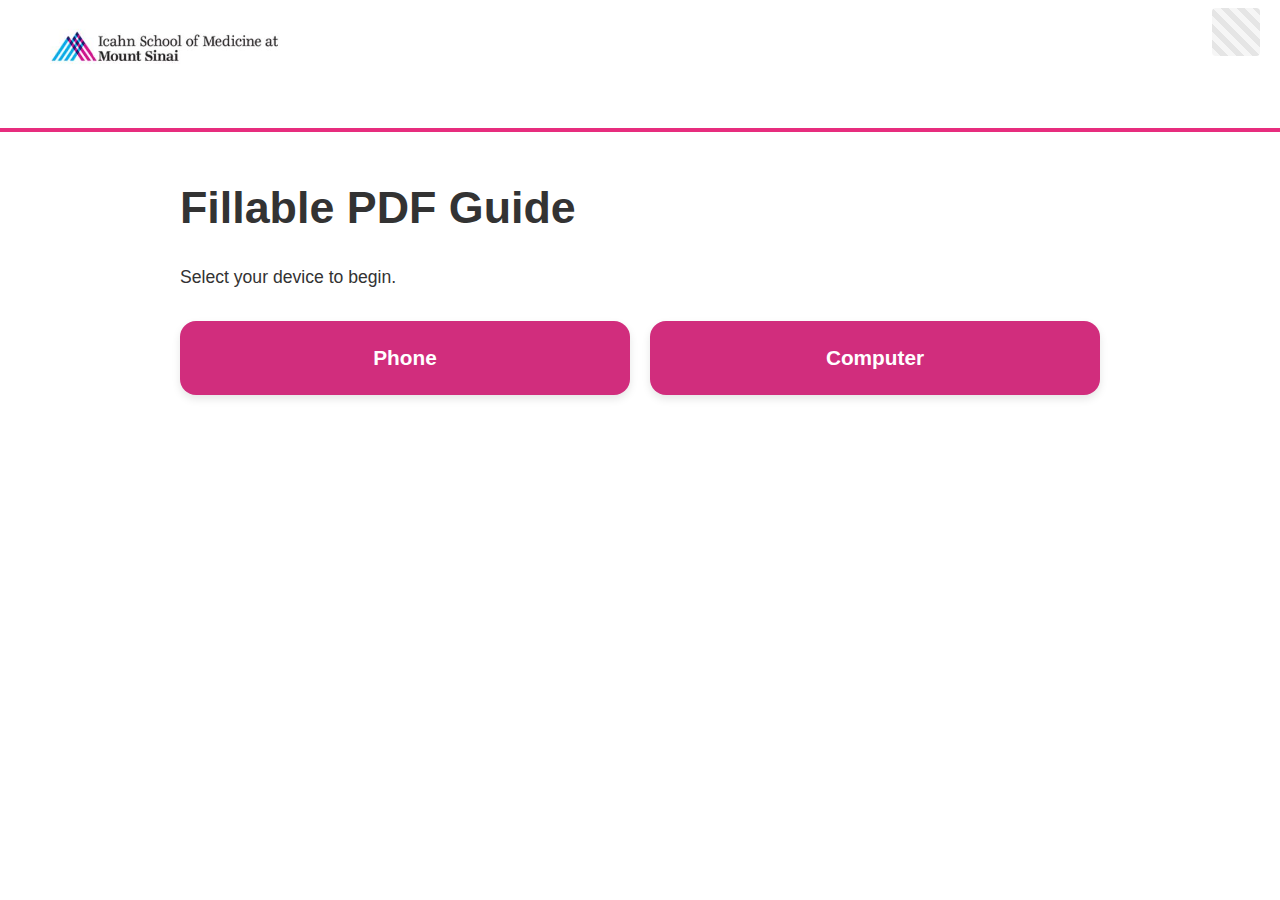
<file: index.html>
<!DOCTYPE html>
<html lang="en">
  <head>
    <meta charset="UTF-8" />
    <meta name="viewport" content="width=device-width, initial-scale=1.0" />
    <title>Fillable PDF Guide</title>
    <link rel="stylesheet" href="style.css" />
  </head>
  <body>
    <header>
      <div class="logo-container">
        <img src="images/logo.png" alt="Icahn School of Medicine at Mount Sinai logo" class="logo-img" />
      </div>
      <div class="grey-pattern"></div>
    </header>
    <main class="main">
      <h1>Fillable PDF Guide</h1>
      <p>Select your device to begin.</p>
      <div class="choice-container">
        <a href="phone.html" class="choice">Phone</a>
        <a href="computer.html" class="choice">Computer</a>
      </div>
    </main>
  </body>
</html>
</file>
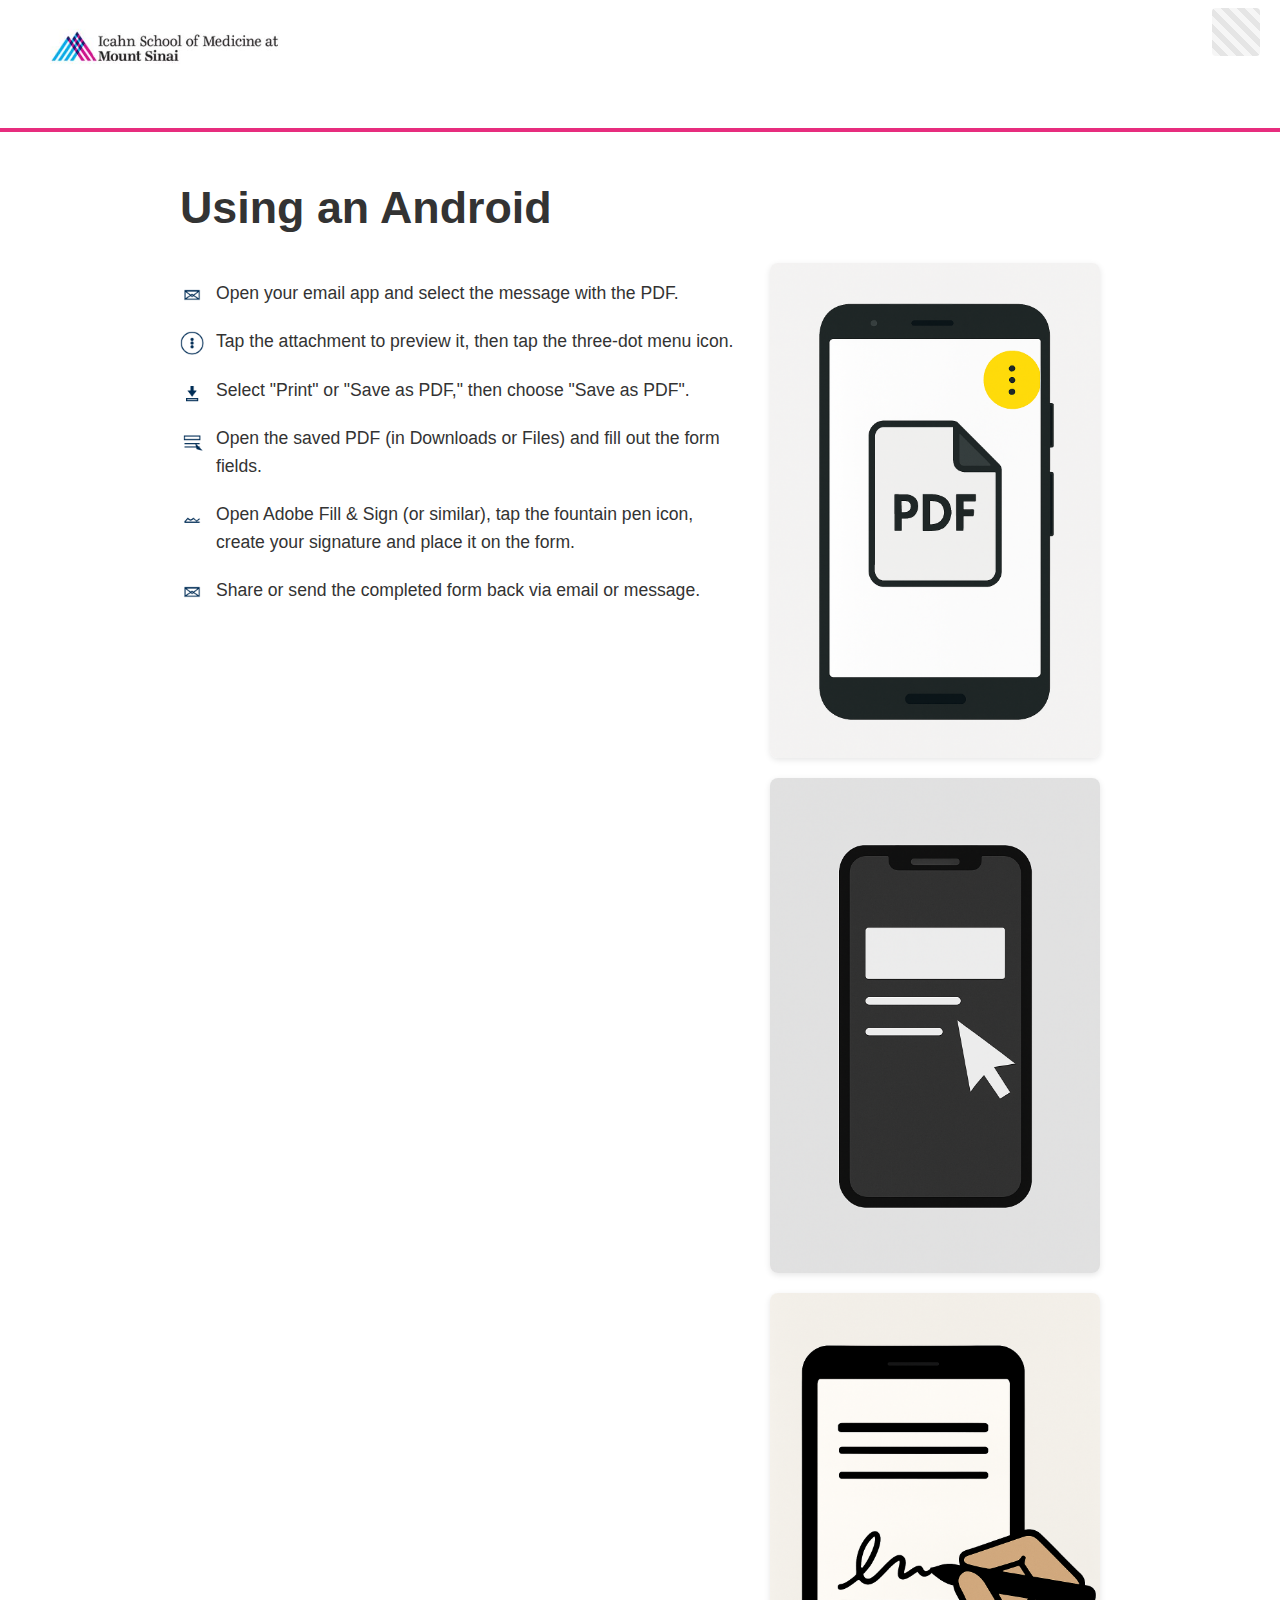
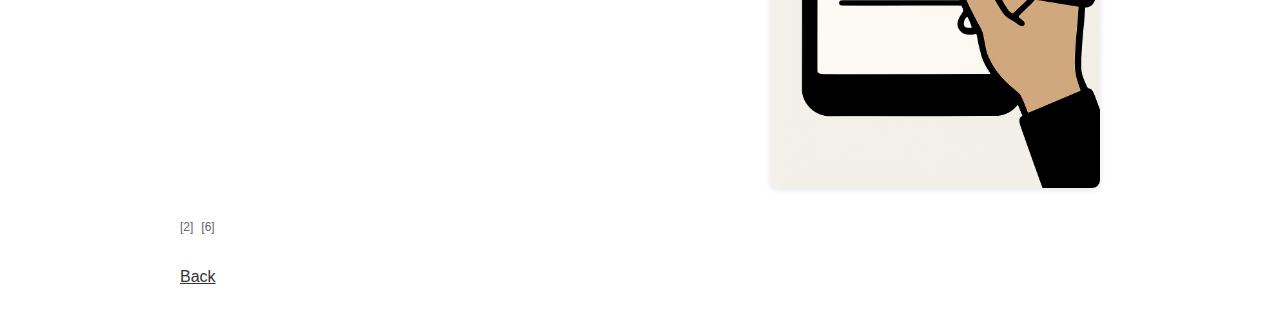
<file: android.html>
<!DOCTYPE html>
<html lang="en">
  <head>
    <meta charset="UTF-8" />
    <meta name="viewport" content="width=device-width, initial-scale=1.0" />
    <title>Instructions for Android</title>
    <link rel="stylesheet" href="style.css" />
  </head>
  <body>
    <header>
      <div class="logo-container">
        <img src="images/logo.png" alt="Icahn School of Medicine at Mount Sinai logo" class="logo-img" />
      </div>
      <div class="grey-pattern"></div>
    </header>
    <main class="main">
      <h1>Using an Android</h1>
      <div class="instructions">
        <div class="text">
          <ol class="instructions-list">
            <li>
              <img src="images/icons/icon_mail_custom.png" alt="Mail icon" class="bullet-icon" />
              Open your email app and select the message with the PDF.
            </li>
            <li>
              <img src="images/icons/icon_menu_custom.png" alt="Menu icon" class="bullet-icon" />
              Tap the attachment to preview it, then tap the three‑dot menu icon.
            </li>
            <li>
              <img src="images/icons/icon_download_custom.png" alt="Download icon" class="bullet-icon" />
              Select "Print" or "Save as PDF," then choose "Save as PDF".
            </li>
            <li>
              <img src="images/icons/icon_fill_custom.png" alt="Fill icon" class="bullet-icon" />
              Open the saved PDF (in Downloads or Files) and fill out the form fields.
            </li>
            <li>
              <img src="images/icons/icon_signature_custom.png" alt="Signature icon" class="bullet-icon" />
              Open Adobe Fill &amp; Sign (or similar), tap the fountain pen icon, create your signature and place it on the form.
            </li>
            <li>
              <img src="images/icons/icon_mail_custom.png" alt="Mail icon" class="bullet-icon" />
              Share or send the completed form back via email or message.
            </li>
          </ol>
        </div>
        <div class="images">
          <img src="images/android_menu.png" alt="Android three‑dot menu to save as PDF" />
          <img src="images/pdf_fill.png" alt="Fill out the PDF form on a mobile device" />
          <img src="images/signature.png" alt="Draw your signature on a tablet" />
        </div>
      </div>
      <div class="footer">
        <sup>[2]</sup><sup>[6]</sup>
      </div>
      <a href="phone.html" class="back-link">Back</a>
    </main>
  </body>
</html>
</file>
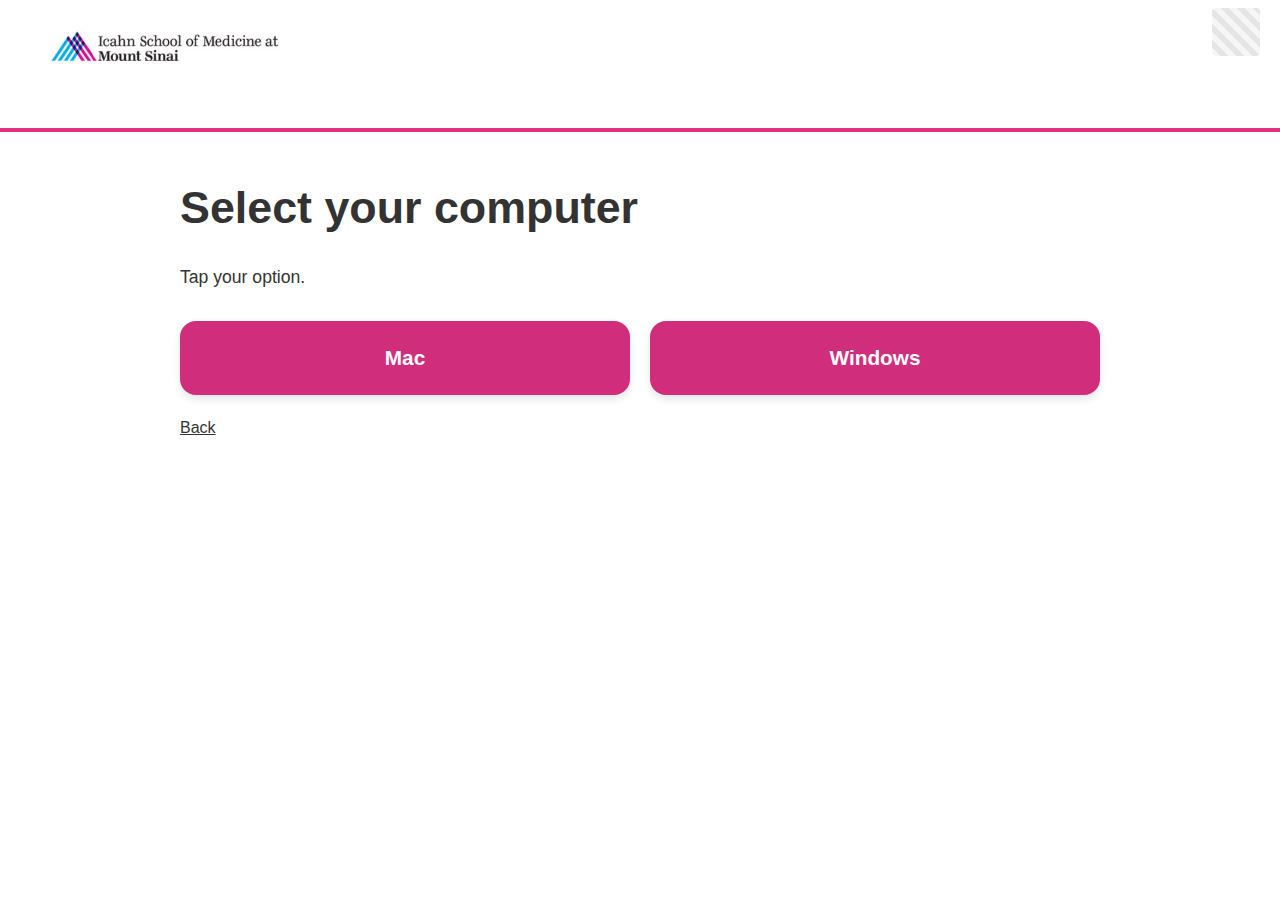
<file: computer.html>
<!DOCTYPE html>
<html lang="en">
  <head>
    <meta charset="UTF-8" />
    <meta name="viewport" content="width=device-width, initial-scale=1.0" />
    <title>Select Your Computer</title>
    <link rel="stylesheet" href="style.css" />
  </head>
  <body>
    <header>
      <div class="logo-container">
        <img src="images/logo.png" alt="Icahn School of Medicine at Mount Sinai logo" class="logo-img" />
      </div>
      <div class="grey-pattern"></div>
    </header>
    <main class="main">
      <h1>Select your computer</h1>
      <p>Tap your option.</p>
      <div class="choice-container">
        <a href="mac.html" class="choice">Mac</a>
        <a href="windows.html" class="choice">Windows</a>
      </div>
      <a href="index.html" class="back-link">Back</a>
    </main>
  </body>
</html>
</file>
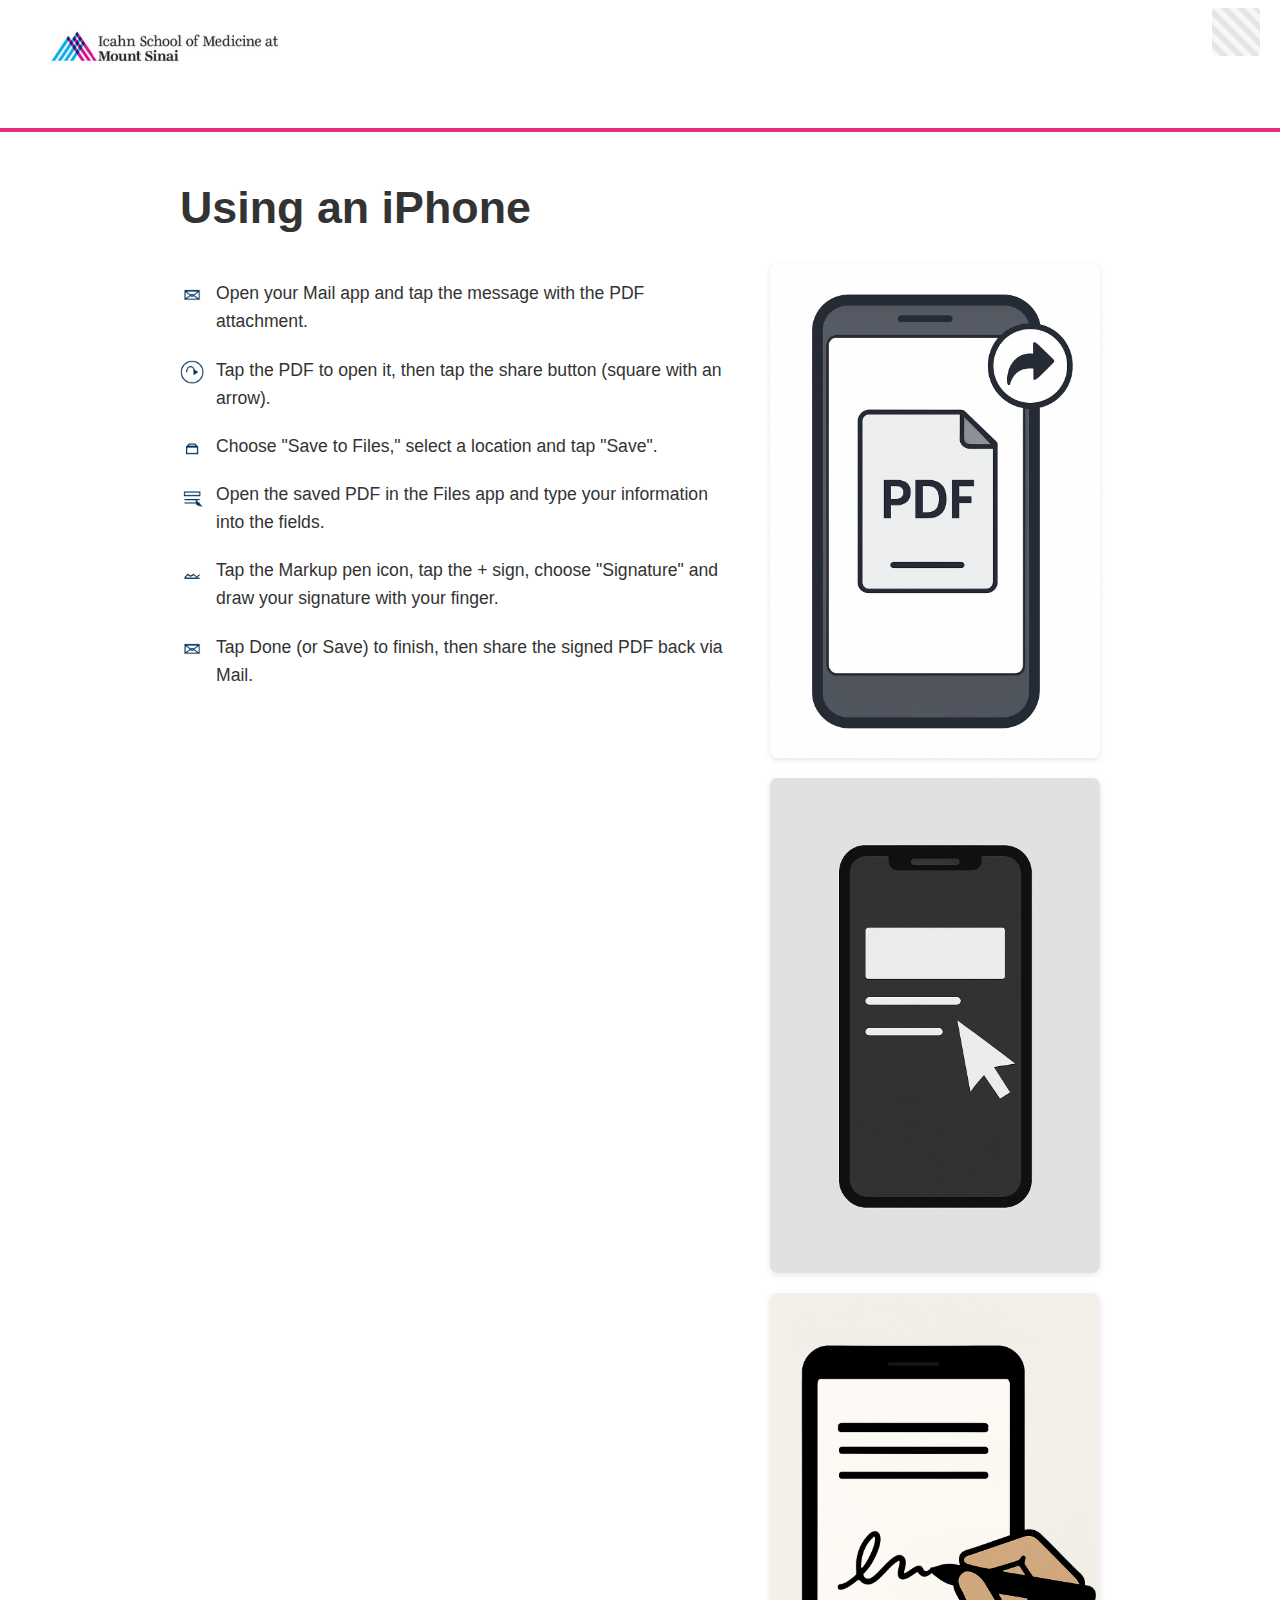
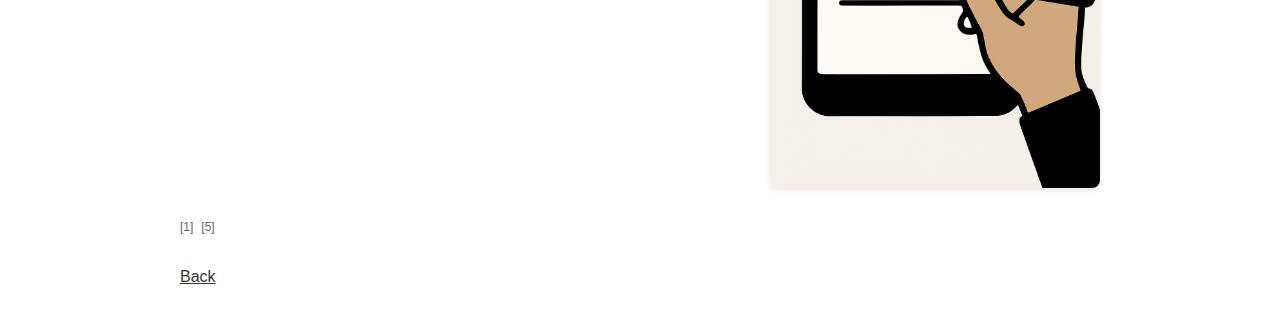
<file: iphone.html>
<!DOCTYPE html>
<html lang="en">
  <head>
    <meta charset="UTF-8" />
    <meta name="viewport" content="width=device-width, initial-scale=1.0" />
    <title>Instructions for iPhone</title>
    <link rel="stylesheet" href="style.css" />
  </head>
  <body>
    <header>
      <div class="logo-container">
        <img src="images/logo.png" alt="Icahn School of Medicine at Mount Sinai logo" class="logo-img" />
      </div>
      <div class="grey-pattern"></div>
    </header>
    <main class="main">
      <h1>Using an iPhone</h1>
      <div class="instructions">
        <div class="text">
          <ol class="instructions-list">
            <li>
              <img src="images/icons/icon_mail_custom.png" alt="Mail icon" class="bullet-icon" />
              Open your Mail app and tap the message with the PDF attachment.
            </li>
            <li>
              <img src="images/icons/icon_share_custom.png" alt="Share icon" class="bullet-icon" />
              Tap the PDF to open it, then tap the share button (square with an arrow).
            </li>
            <li>
              <img src="images/icons/icon_folder_custom.png" alt="Save icon" class="bullet-icon" />
              Choose "Save to Files," select a location and tap "Save".
            </li>
            <li>
              <img src="images/icons/icon_fill_custom.png" alt="Fill icon" class="bullet-icon" />
              Open the saved PDF in the Files app and type your information into the fields.
            </li>
            <li>
              <img src="images/icons/icon_signature_custom.png" alt="Signature icon" class="bullet-icon" />
              Tap the Markup pen icon, tap the + sign, choose "Signature" and draw your signature with your finger.
            </li>
            <li>
              <img src="images/icons/icon_mail_custom.png" alt="Mail icon" class="bullet-icon" />
              Tap Done (or Save) to finish, then share the signed PDF back via Mail.
            </li>
          </ol>
        </div>
        <div class="images">
          <img src="images/iphone_share.png" alt="Tap the share button on iPhone" />
          <img src="images/pdf_fill.png" alt="Fill out the PDF form on a mobile device" />
          <img src="images/signature.png" alt="Draw your signature on a tablet" />
        </div>
      </div>
      <div class="footer">
        <sup>[1]</sup><sup>[5]</sup>
      </div>
      <a href="phone.html" class="back-link">Back</a>
    </main>
  </body>
</html>
</file>
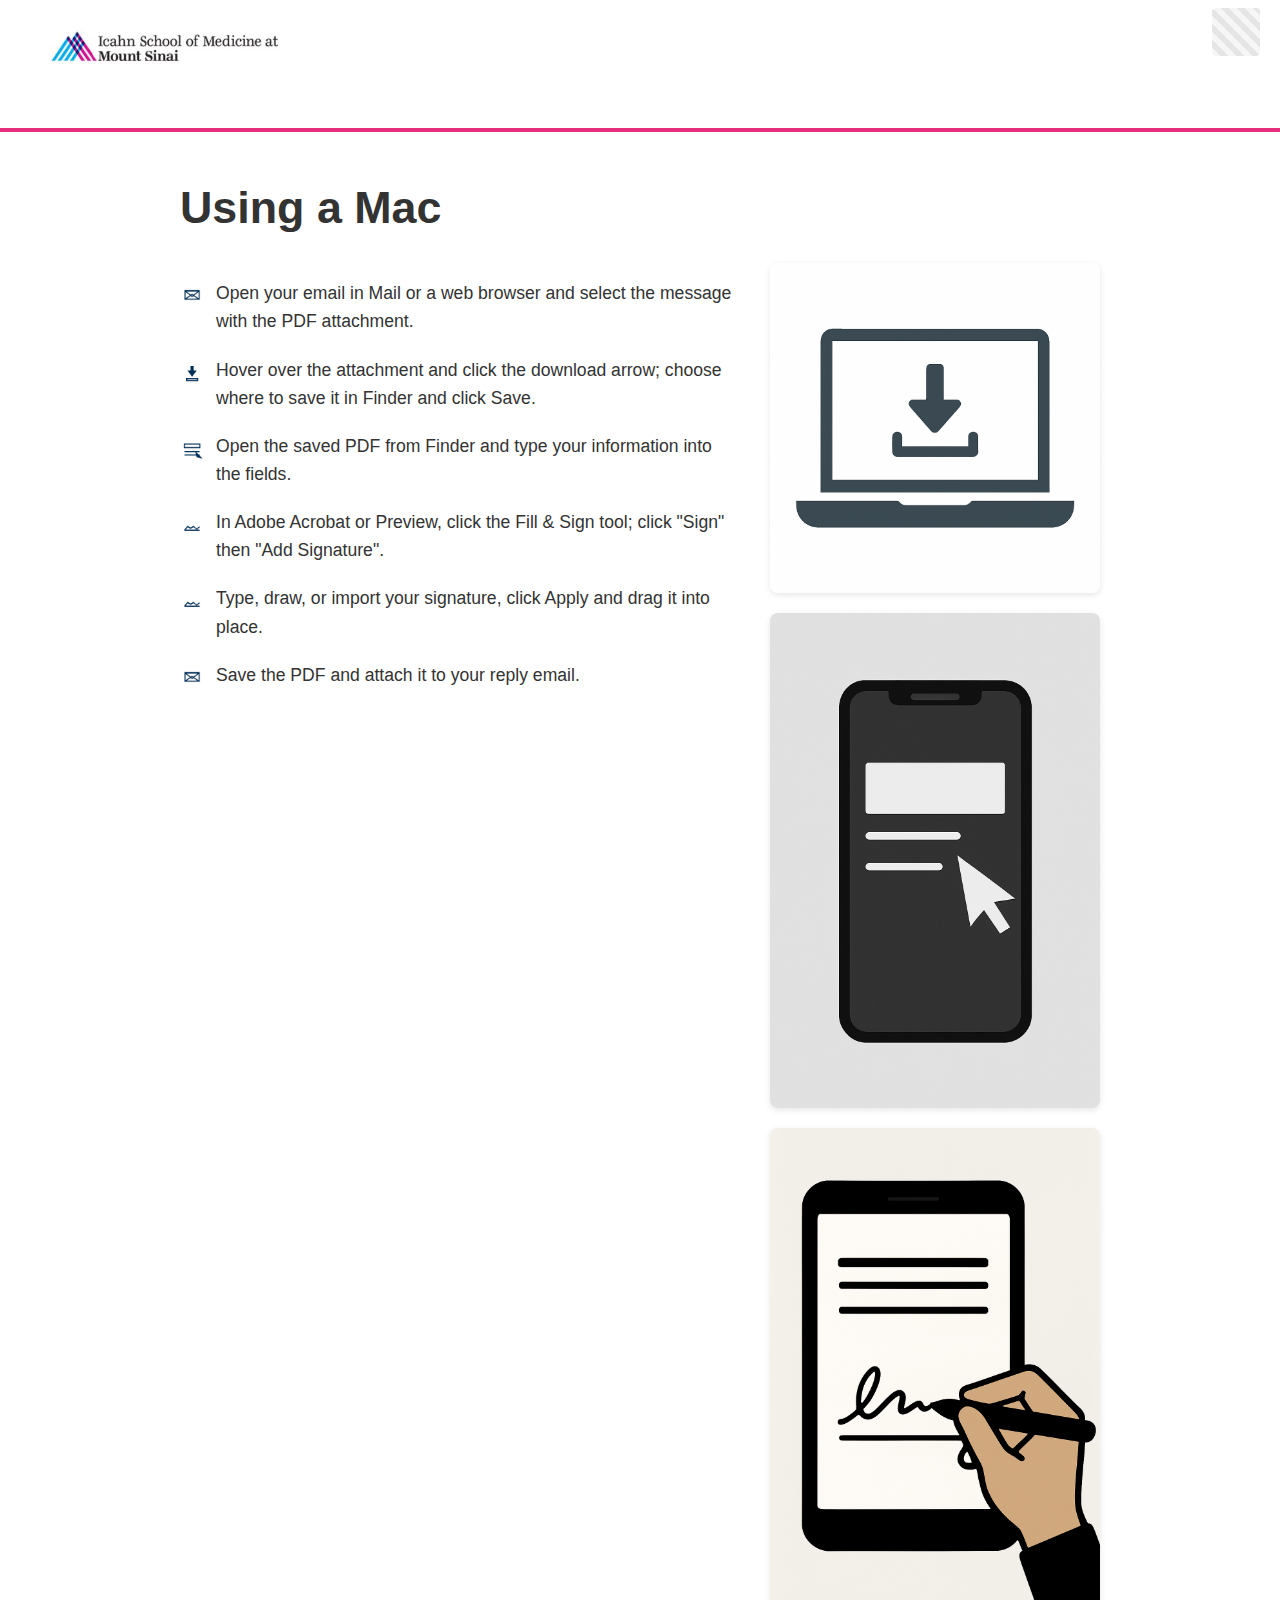
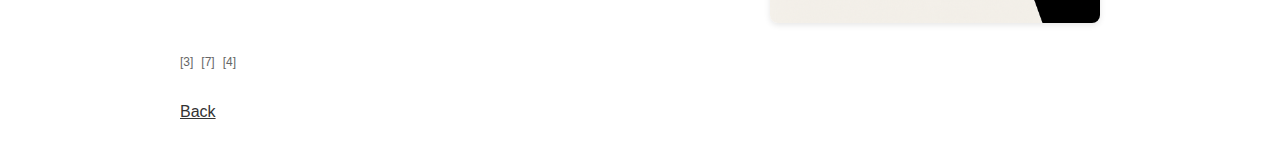
<file: mac.html>
<!DOCTYPE html>
<html lang="en">
  <head>
    <meta charset="UTF-8" />
    <meta name="viewport" content="width=device-width, initial-scale=1.0" />
    <title>Instructions for Mac</title>
    <link rel="stylesheet" href="style.css" />
  </head>
  <body>
    <header>
      <div class="logo-container">
        <img src="images/logo.png" alt="Icahn School of Medicine at Mount Sinai logo" class="logo-img" />
      </div>
      <div class="grey-pattern"></div>
    </header>
    <main class="main">
      <h1>Using a Mac</h1>
      <div class="instructions">
        <div class="text">
          <ol class="instructions-list">
            <li>
              <img src="images/icons/icon_mail_custom.png" alt="Mail icon" class="bullet-icon" />
              Open your email in Mail or a web browser and select the message with the PDF attachment.
            </li>
            <li>
              <img src="images/icons/icon_download_custom.png" alt="Download icon" class="bullet-icon" />
              Hover over the attachment and click the download arrow; choose where to save it in Finder and click Save.
            </li>
            <li>
              <img src="images/icons/icon_fill_custom.png" alt="Fill icon" class="bullet-icon" />
              Open the saved PDF from Finder and type your information into the fields.
            </li>
            <li>
              <img src="images/icons/icon_signature_custom.png" alt="Signature icon" class="bullet-icon" />
              In Adobe Acrobat or Preview, click the Fill &amp; Sign tool; click "Sign" then "Add Signature".
            </li>
            <li>
              <img src="images/icons/icon_signature_custom.png" alt="Signature icon" class="bullet-icon" />
              Type, draw, or import your signature, click Apply and drag it into place.
            </li>
            <li>
              <img src="images/icons/icon_mail_custom.png" alt="Mail icon" class="bullet-icon" />
              Save the PDF and attach it to your reply email.
            </li>
          </ol>
        </div>
        <div class="images">
          <img src="images/laptop_download.png" alt="Laptop with download arrow" />
          <img src="images/pdf_fill.png" alt="Fill out the PDF form on a computer" />
          <img src="images/signature.png" alt="Draw your signature on a tablet" />
        </div>
      </div>
      <div class="footer">
        <sup>[3]</sup><sup>[7]</sup><sup>[4]</sup>
      </div>
      <a href="computer.html" class="back-link">Back</a>
    </main>
  </body>
</html>
</file>
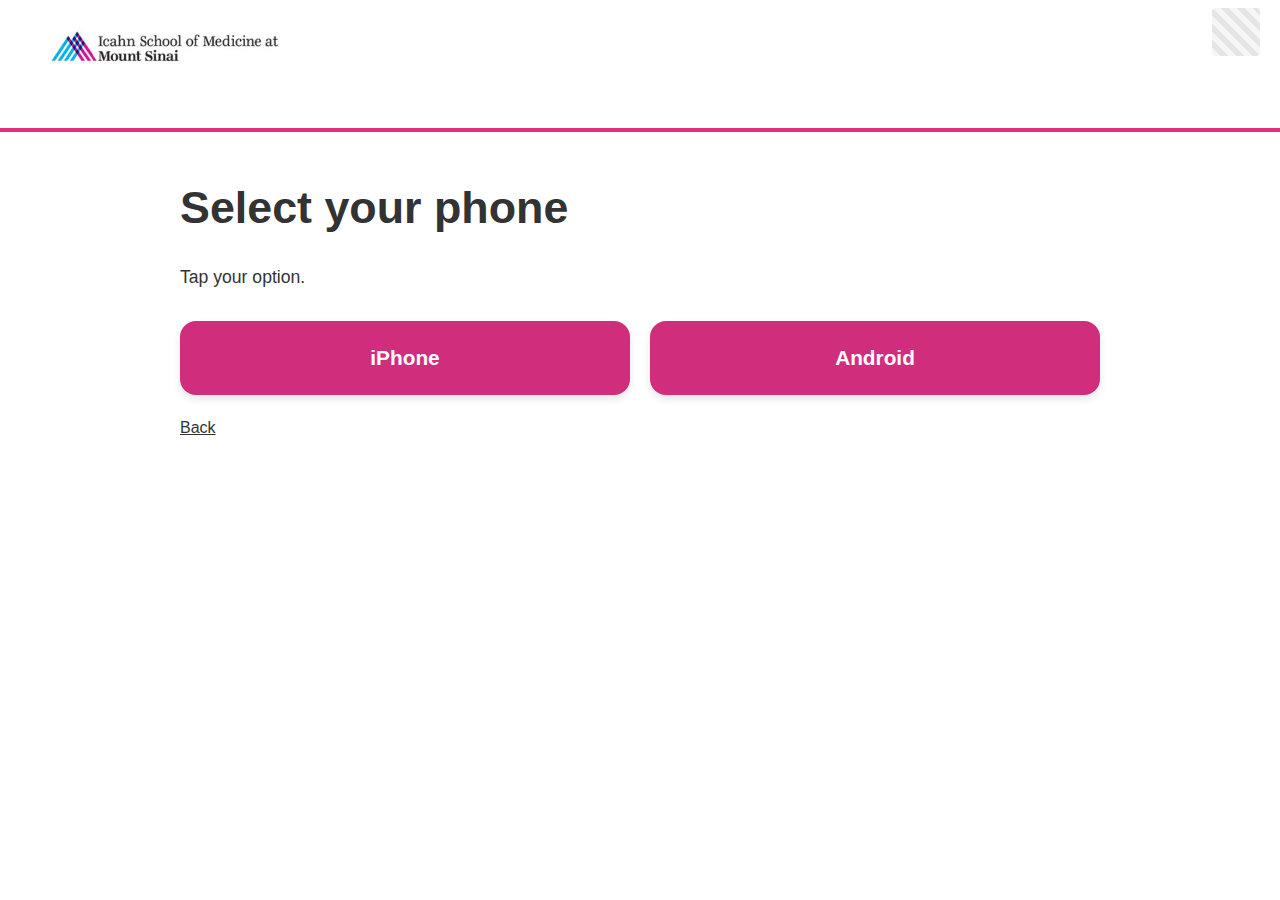
<file: phone.html>
<!DOCTYPE html>
<html lang="en">
  <head>
    <meta charset="UTF-8" />
    <meta name="viewport" content="width=device-width, initial-scale=1.0" />
    <title>Select Your Phone</title>
    <link rel="stylesheet" href="style.css" />
  </head>
  <body>
    <header>
      <div class="logo-container">
        <img src="images/logo.png" alt="Icahn School of Medicine at Mount Sinai logo" class="logo-img" />
      </div>
      <div class="grey-pattern"></div>
    </header>
    <main class="main">
      <h1>Select your phone</h1>
      <p>Tap your option.</p>
      <div class="choice-container">
        <a href="iphone.html" class="choice">iPhone</a>
        <a href="android.html" class="choice">Android</a>
      </div>
      <a href="index.html" class="back-link">Back</a>
    </main>
  </body>
</html>
</file>
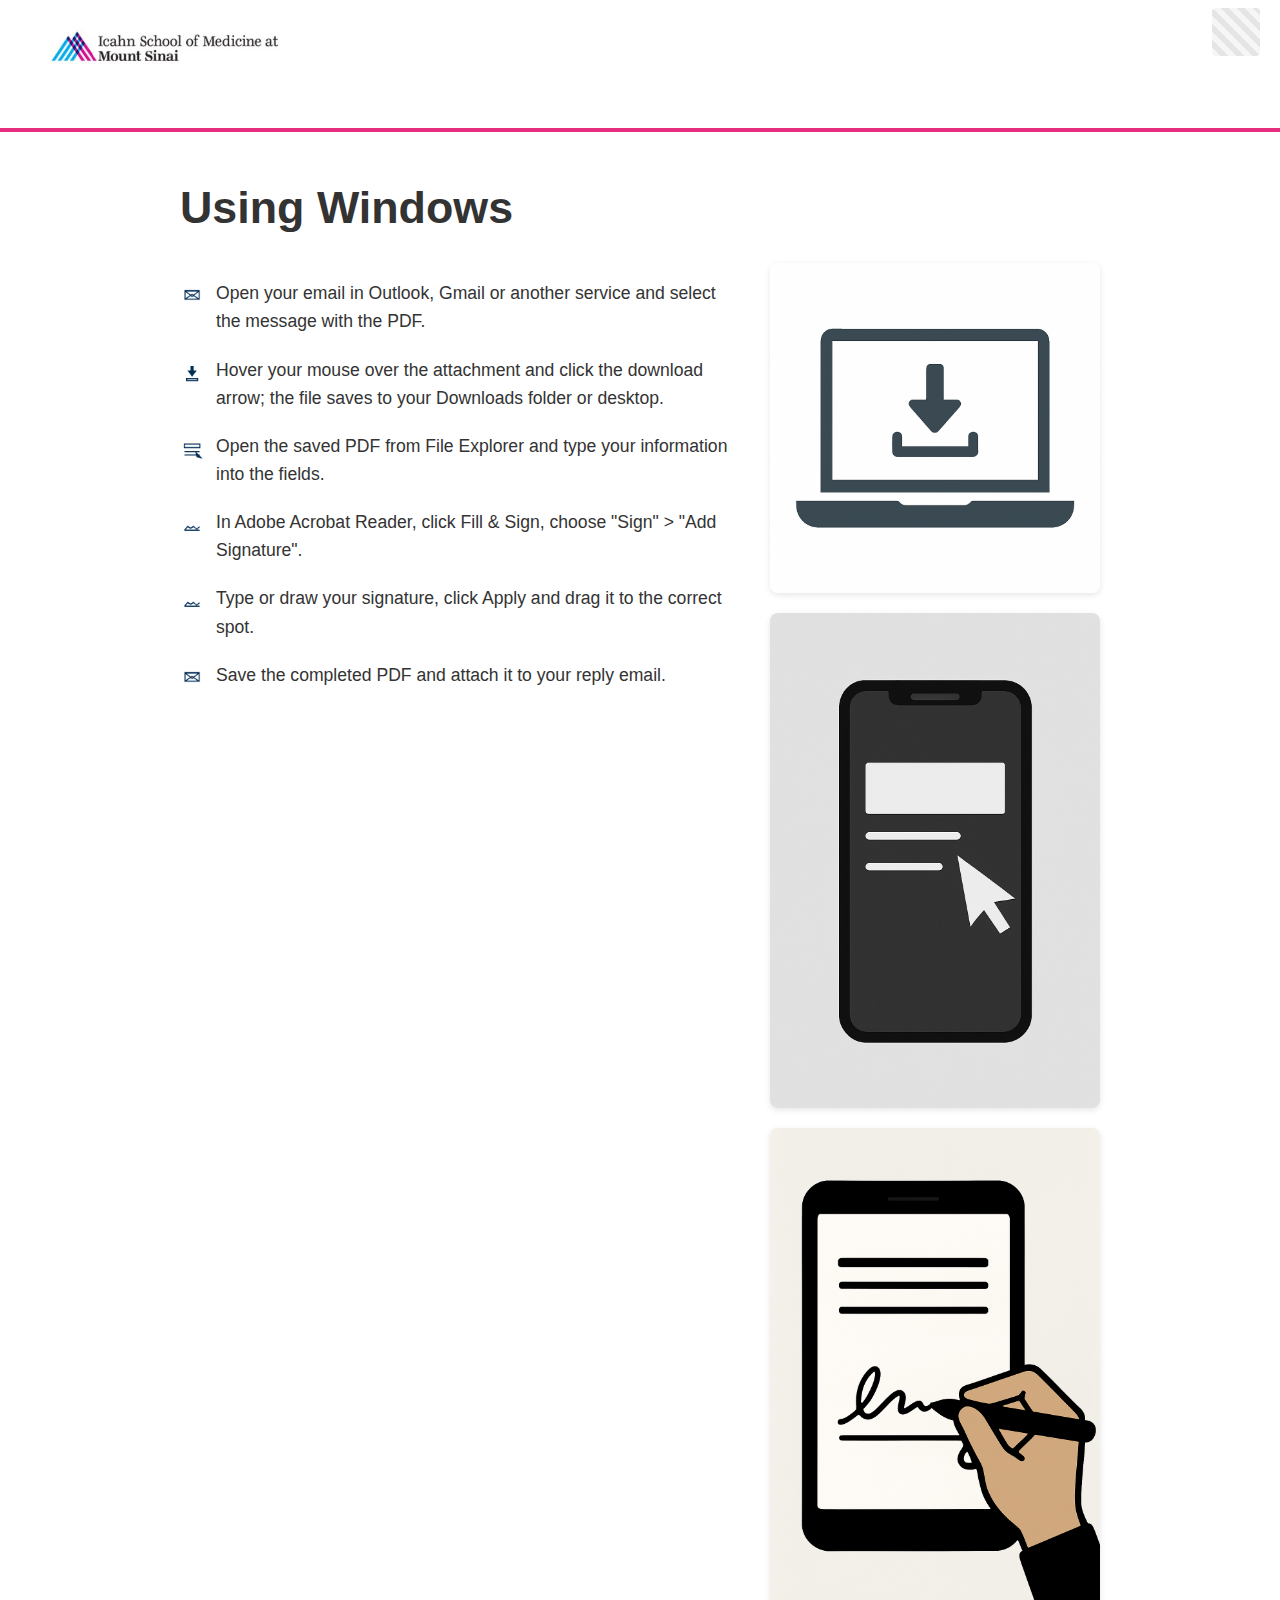
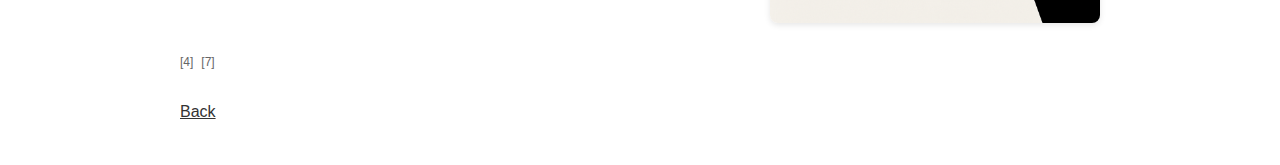
<file: windows.html>
<!DOCTYPE html>
<html lang="en">
  <head>
    <meta charset="UTF-8" />
    <meta name="viewport" content="width=device-width, initial-scale=1.0" />
    <title>Instructions for Windows</title>
    <link rel="stylesheet" href="style.css" />
  </head>
  <body>
    <header>
      <div class="logo-container">
        <img src="images/logo.png" alt="Icahn School of Medicine at Mount Sinai logo" class="logo-img" />
      </div>
      <div class="grey-pattern"></div>
    </header>
    <main class="main">
      <h1>Using Windows</h1>
      <div class="instructions">
        <div class="text">
          <ol class="instructions-list">
            <li>
              <img src="images/icons/icon_mail_custom.png" alt="Mail icon" class="bullet-icon" />
              Open your email in Outlook, Gmail or another service and select the message with the PDF.
            </li>
            <li>
              <img src="images/icons/icon_download_custom.png" alt="Download icon" class="bullet-icon" />
              Hover your mouse over the attachment and click the download arrow; the file saves to your Downloads folder or desktop.
            </li>
            <li>
              <img src="images/icons/icon_fill_custom.png" alt="Fill icon" class="bullet-icon" />
              Open the saved PDF from File Explorer and type your information into the fields.
            </li>
            <li>
              <img src="images/icons/icon_signature_custom.png" alt="Signature icon" class="bullet-icon" />
              In Adobe Acrobat Reader, click Fill &amp; Sign, choose "Sign" &gt; "Add Signature".
            </li>
            <li>
              <img src="images/icons/icon_signature_custom.png" alt="Signature icon" class="bullet-icon" />
              Type or draw your signature, click Apply and drag it to the correct spot.
            </li>
            <li>
              <img src="images/icons/icon_mail_custom.png" alt="Mail icon" class="bullet-icon" />
              Save the completed PDF and attach it to your reply email.
            </li>
          </ol>
        </div>
        <div class="images">
          <img src="images/laptop_download.png" alt="Laptop with download arrow" />
          <img src="images/pdf_fill.png" alt="Fill out the PDF form on a computer" />
          <img src="images/signature.png" alt="Draw your signature on a tablet" />
        </div>
      </div>
      <div class="footer">
        <sup>[4]</sup><sup>[7]</sup>
      </div>
      <a href="computer.html" class="back-link">Back</a>
    </main>
  </body>
</html>
</file>
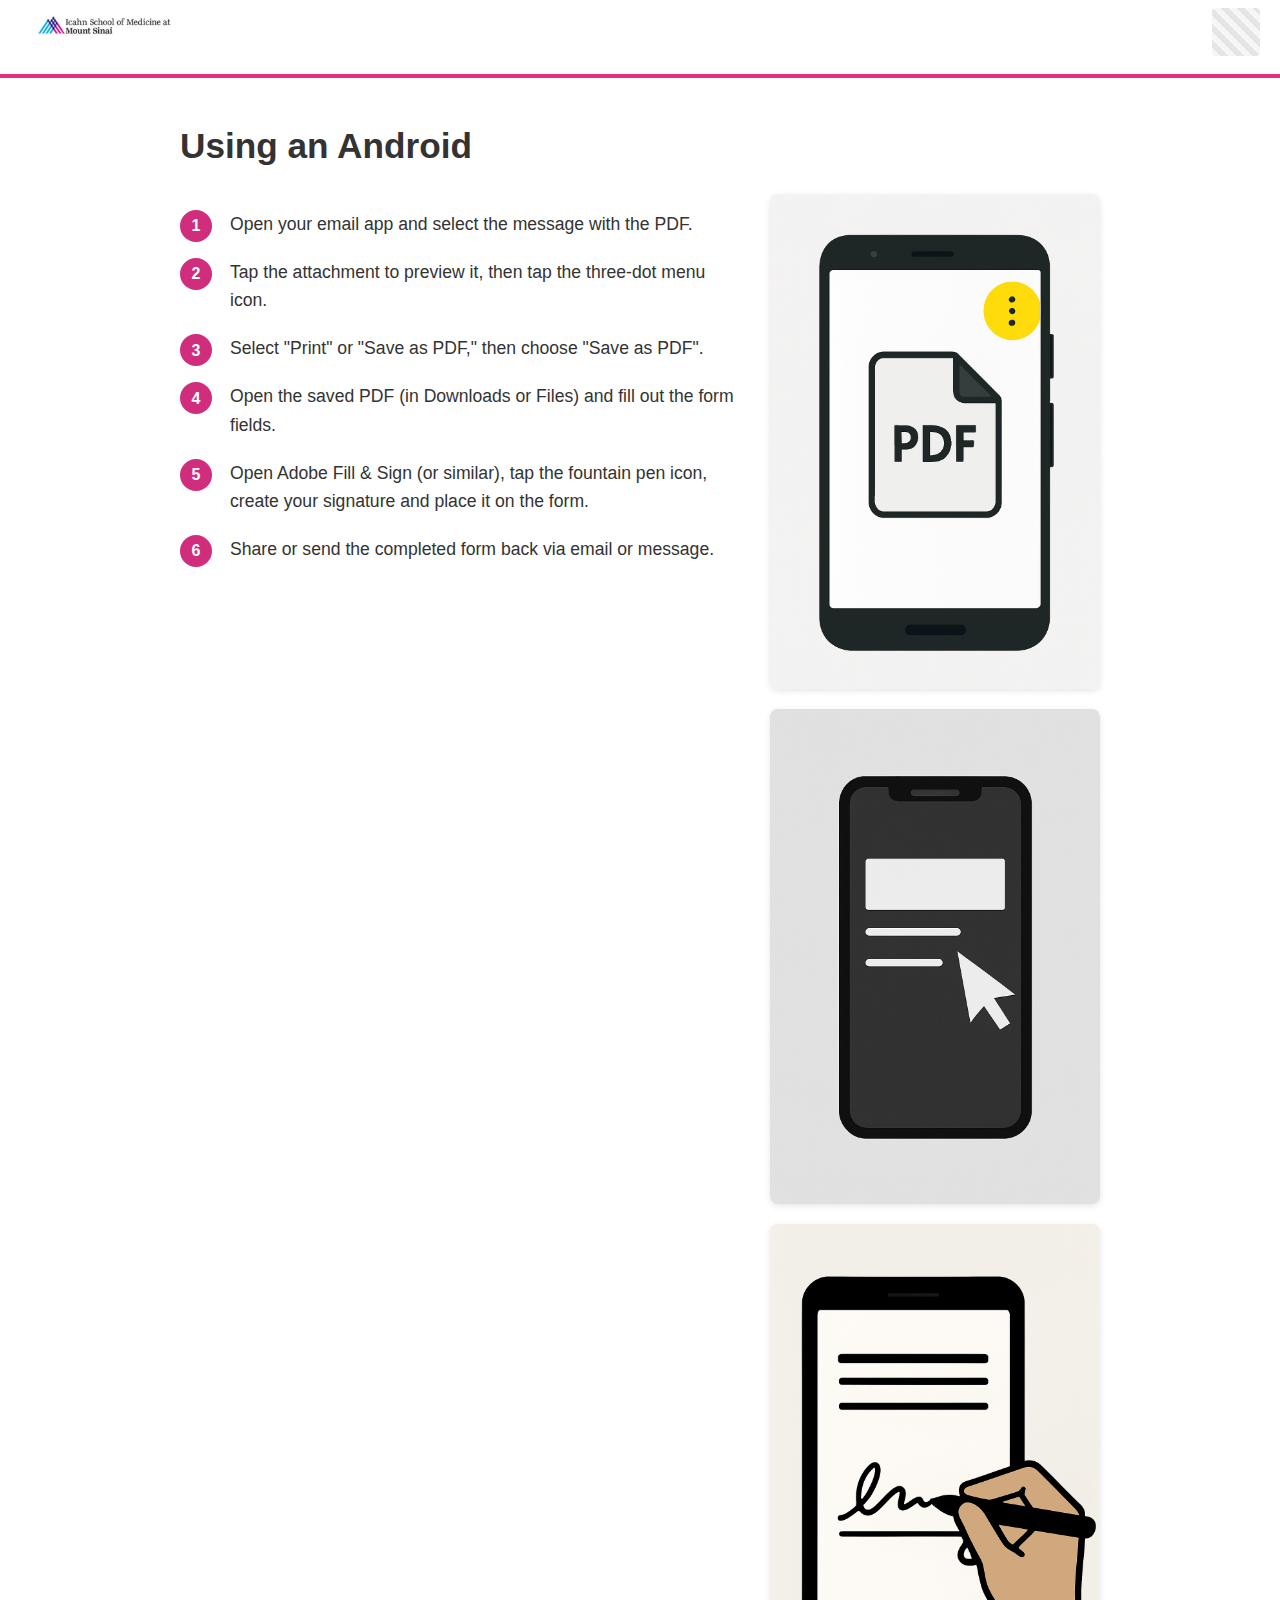
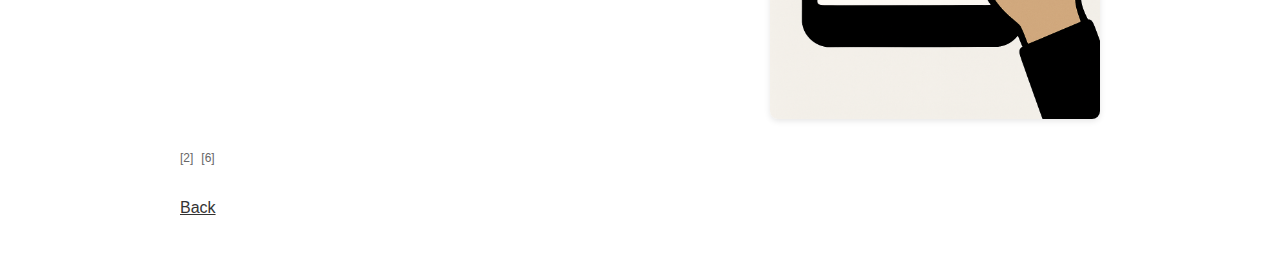
<file: fillable_site/android.html>
<!DOCTYPE html>
<html lang="en">
  <head>
    <meta charset="UTF-8" />
    <meta name="viewport" content="width=device-width, initial-scale=1.0" />
    <title>Instructions for Android</title>
    <link rel="stylesheet" href="style.css" />
  </head>
  <body>
    <header>
      <div class="logo-container">
        <img src="images/logo.png" alt="Icahn School of Medicine at Mount Sinai logo" class="logo-img" />
      </div>
      <div class="grey-pattern"></div>
    </header>
    <main class="main">
      <h1>Using an Android</h1>
      <div class="instructions">
        <div class="text">
          <ol class="instructions-list">
            <li>Open your email app and select the message with the PDF.</li>
            <li>Tap the attachment to preview it, then tap the three‑dot menu icon.</li>
            <li>Select "Print" or "Save as PDF," then choose "Save as PDF".</li>
            <li>Open the saved PDF (in Downloads or Files) and fill out the form fields.</li>
            <li>Open Adobe Fill &amp; Sign (or similar), tap the fountain pen icon, create your signature and place it on the form.</li>
            <li>Share or send the completed form back via email or message.</li>
          </ol>
        </div>
        <div class="images">
          <img src="images/android_menu.png" alt="Android three‑dot menu to save as PDF" />
          <img src="images/pdf_fill.png" alt="Fill out the PDF form on a mobile device" />
          <img src="images/signature.png" alt="Draw your signature on a tablet" />
        </div>
      </div>
      <div class="footer">
        <sup>[2]</sup><sup>[6]</sup>
      </div>
      <a href="phone.html" class="back-link">Back</a>
    </main>
  </body>
</html>
</file>
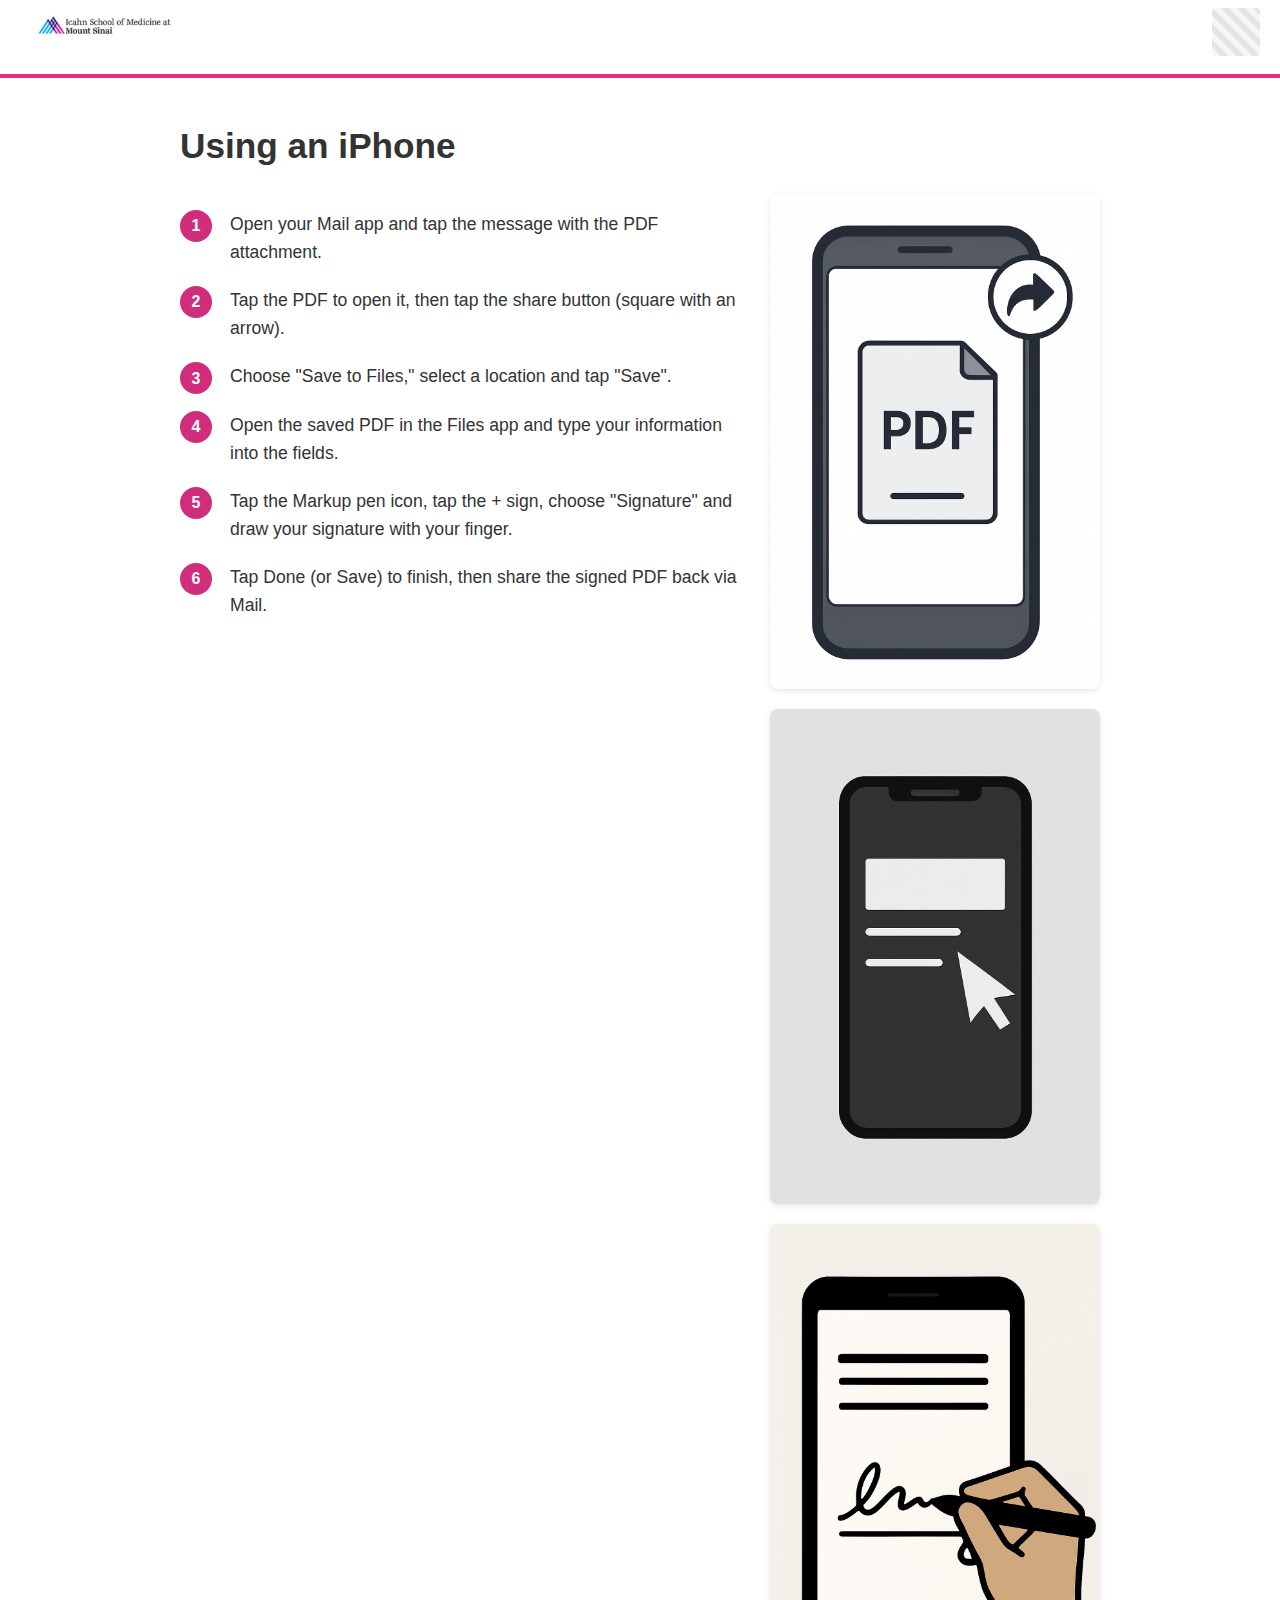
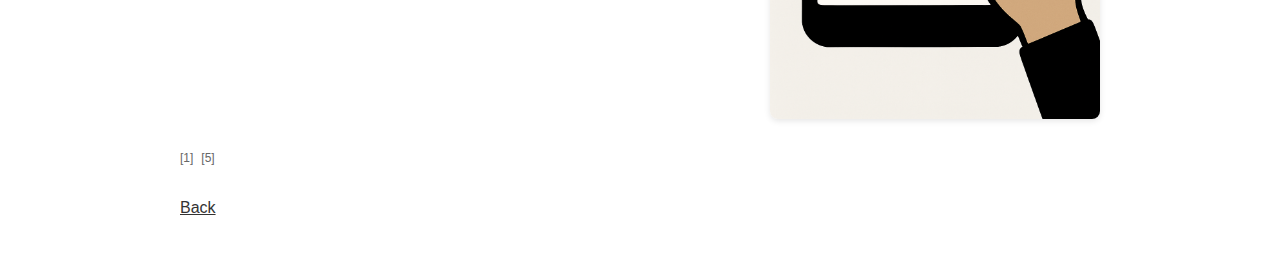
<file: fillable_site/iphone.html>
<!DOCTYPE html>
<html lang="en">
  <head>
    <meta charset="UTF-8" />
    <meta name="viewport" content="width=device-width, initial-scale=1.0" />
    <title>Instructions for iPhone</title>
    <link rel="stylesheet" href="style.css" />
  </head>
  <body>
    <header>
      <div class="logo-container">
        <img src="images/logo.png" alt="Icahn School of Medicine at Mount Sinai logo" class="logo-img" />
      </div>
      <div class="grey-pattern"></div>
    </header>
    <main class="main">
      <h1>Using an iPhone</h1>
      <div class="instructions">
        <div class="text">
          <ol class="instructions-list">
            <li>Open your Mail app and tap the message with the PDF attachment.</li>
            <li>Tap the PDF to open it, then tap the share button (square with an arrow).</li>
            <li>Choose "Save to Files," select a location and tap "Save".</li>
            <li>Open the saved PDF in the Files app and type your information into the fields.</li>
            <li>Tap the Markup pen icon, tap the + sign, choose "Signature" and draw your signature with your finger.</li>
            <li>Tap Done (or Save) to finish, then share the signed PDF back via Mail.</li>
          </ol>
        </div>
        <div class="images">
          <img src="images/iphone_share.png" alt="Tap the share button on iPhone" />
          <img src="images/pdf_fill.png" alt="Fill out the PDF form on a mobile device" />
          <img src="images/signature.png" alt="Draw your signature on a tablet" />
        </div>
      </div>
      <div class="footer">
        <sup>[1]</sup><sup>[5]</sup>
      </div>
      <a href="phone.html" class="back-link">Back</a>
    </main>
  </body>
</html>
</file>
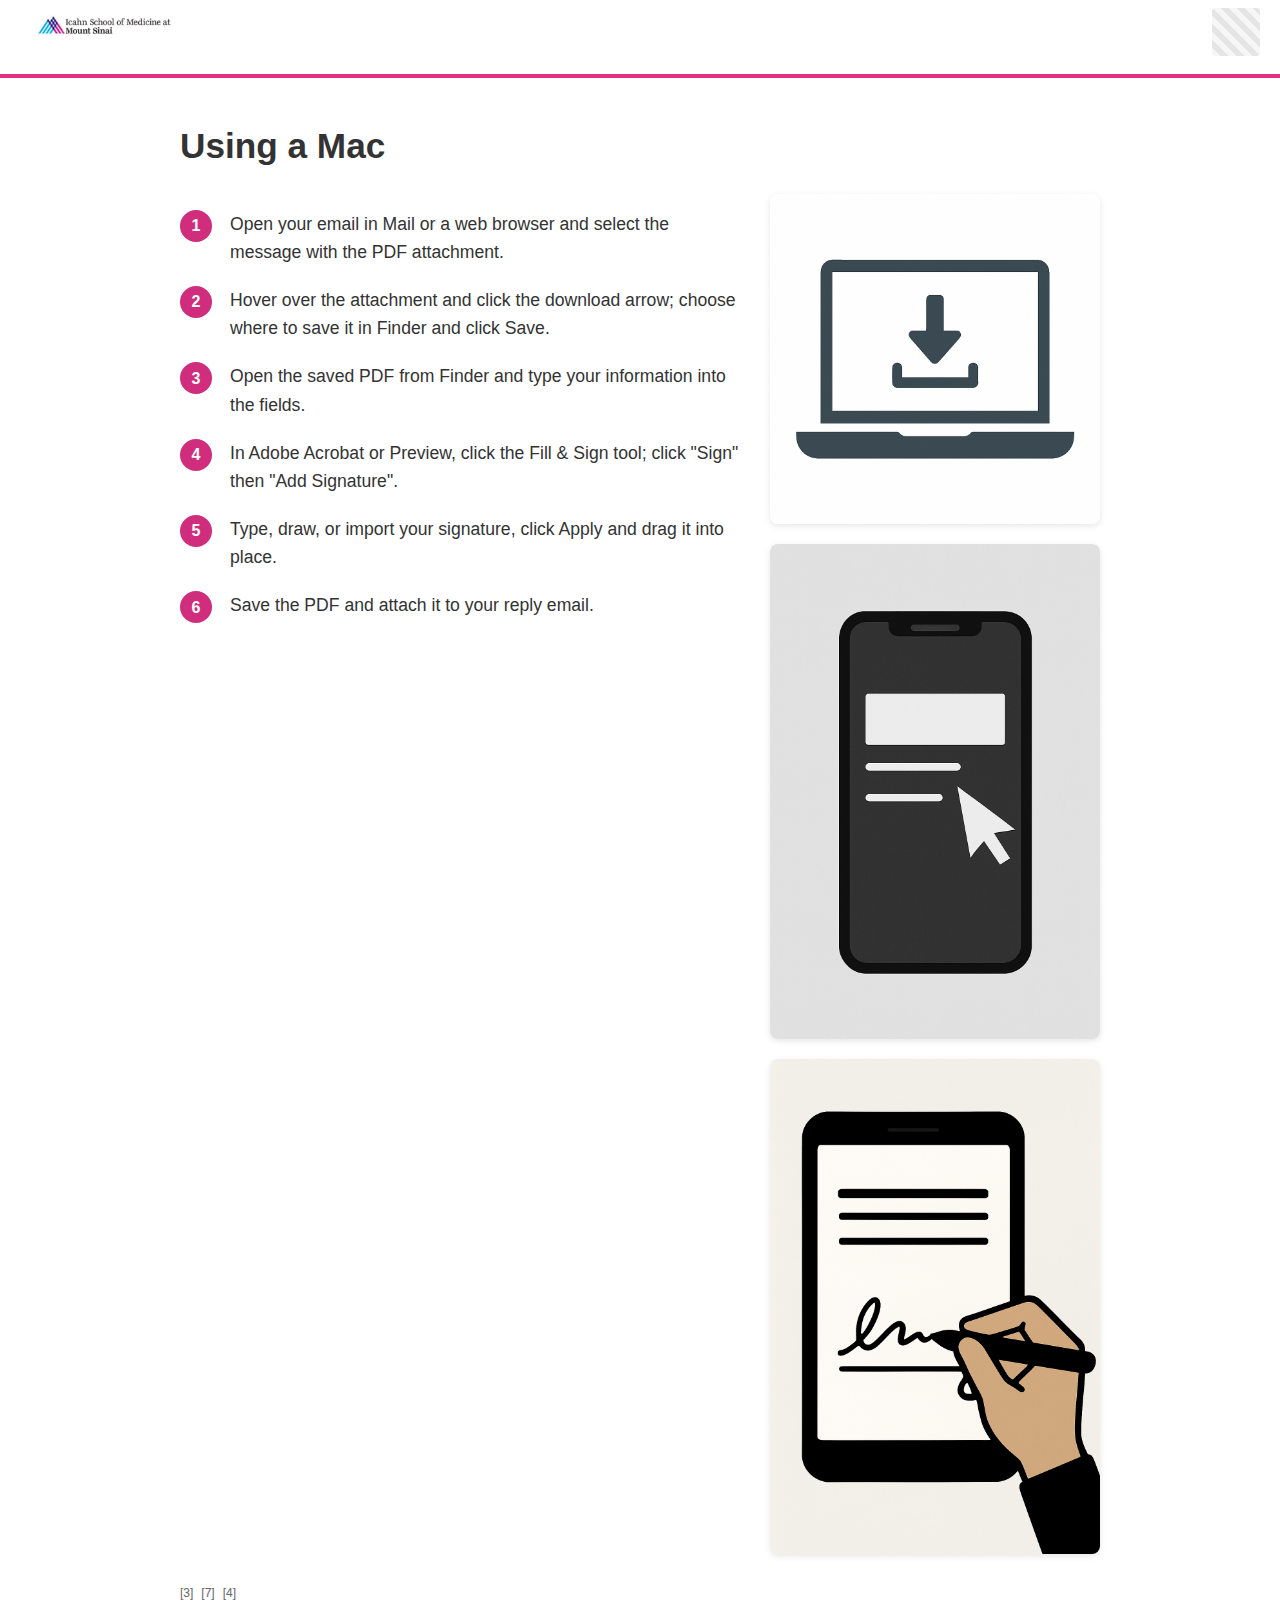
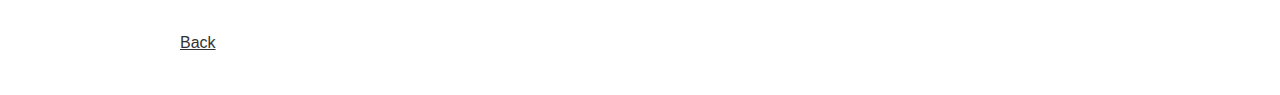
<file: fillable_site/mac.html>
<!DOCTYPE html>
<html lang="en">
  <head>
    <meta charset="UTF-8" />
    <meta name="viewport" content="width=device-width, initial-scale=1.0" />
    <title>Instructions for Mac</title>
    <link rel="stylesheet" href="style.css" />
  </head>
  <body>
    <header>
      <div class="logo-container">
        <img src="images/logo.png" alt="Icahn School of Medicine at Mount Sinai logo" class="logo-img" />
      </div>
      <div class="grey-pattern"></div>
    </header>
    <main class="main">
      <h1>Using a Mac</h1>
      <div class="instructions">
        <div class="text">
          <ol class="instructions-list">
            <li>Open your email in Mail or a web browser and select the message with the PDF attachment.</li>
            <li>Hover over the attachment and click the download arrow; choose where to save it in Finder and click Save.</li>
            <li>Open the saved PDF from Finder and type your information into the fields.</li>
            <li>In Adobe Acrobat or Preview, click the Fill &amp; Sign tool; click "Sign" then "Add Signature".</li>
            <li>Type, draw, or import your signature, click Apply and drag it into place.</li>
            <li>Save the PDF and attach it to your reply email.</li>
          </ol>
        </div>
        <div class="images">
          <img src="images/laptop_download.png" alt="Laptop with download arrow" />
          <img src="images/pdf_fill.png" alt="Fill out the PDF form on a computer" />
          <img src="images/signature.png" alt="Draw your signature on a tablet" />
        </div>
      </div>
      <div class="footer">
        <sup>[3]</sup><sup>[7]</sup><sup>[4]</sup>
      </div>
      <a href="computer.html" class="back-link">Back</a>
    </main>
  </body>
</html>
</file>
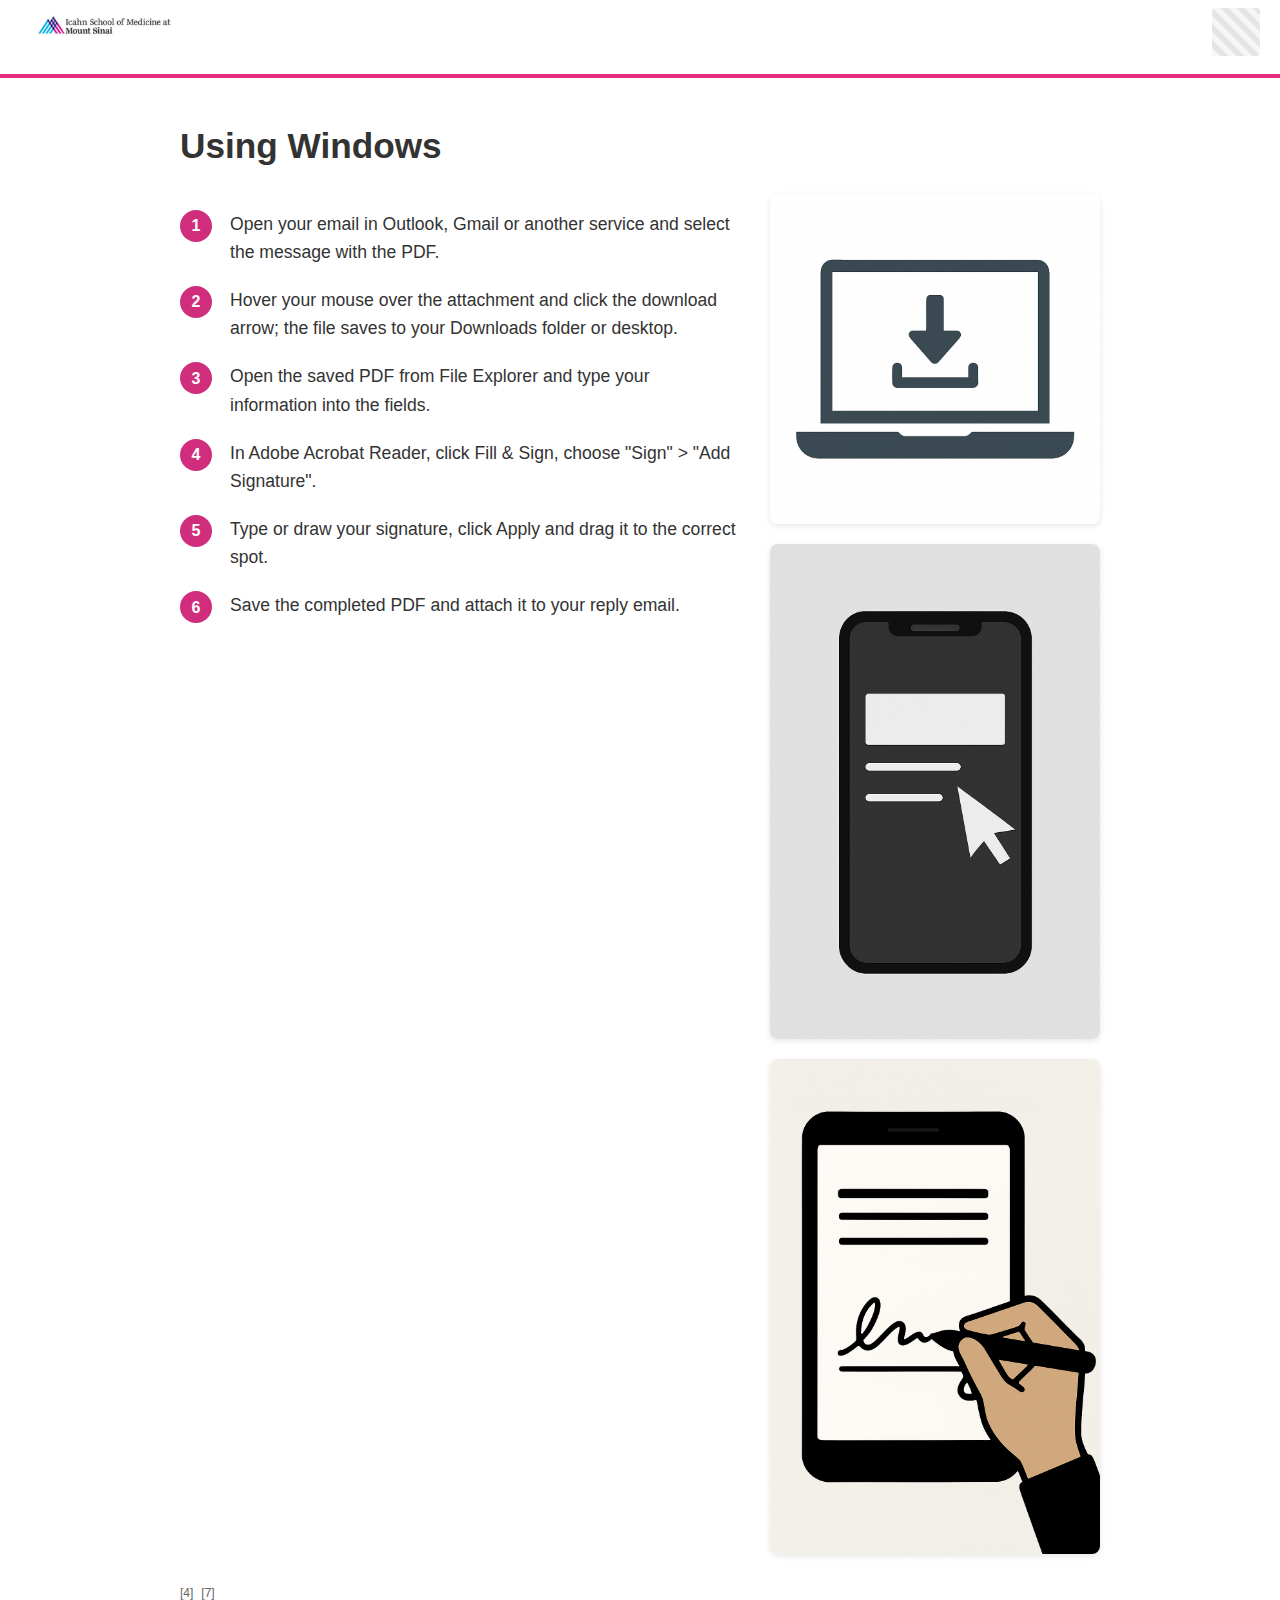
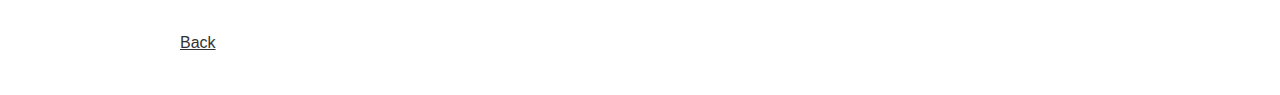
<file: fillable_site/windows.html>
<!DOCTYPE html>
<html lang="en">
  <head>
    <meta charset="UTF-8" />
    <meta name="viewport" content="width=device-width, initial-scale=1.0" />
    <title>Instructions for Windows</title>
    <link rel="stylesheet" href="style.css" />
  </head>
  <body>
    <header>
      <div class="logo-container">
        <img src="images/logo.png" alt="Icahn School of Medicine at Mount Sinai logo" class="logo-img" />
      </div>
      <div class="grey-pattern"></div>
    </header>
    <main class="main">
      <h1>Using Windows</h1>
      <div class="instructions">
        <div class="text">
          <ol class="instructions-list">
            <li>Open your email in Outlook, Gmail or another service and select the message with the PDF.</li>
            <li>Hover your mouse over the attachment and click the download arrow; the file saves to your Downloads folder or desktop.</li>
            <li>Open the saved PDF from File Explorer and type your information into the fields.</li>
            <li>In Adobe Acrobat Reader, click Fill &amp; Sign, choose "Sign" &gt; "Add Signature".</li>
            <li>Type or draw your signature, click Apply and drag it to the correct spot.</li>
            <li>Save the completed PDF and attach it to your reply email.</li>
          </ol>
        </div>
        <div class="images">
          <img src="images/laptop_download.png" alt="Laptop with download arrow" />
          <img src="images/pdf_fill.png" alt="Fill out the PDF form on a computer" />
          <img src="images/signature.png" alt="Draw your signature on a tablet" />
        </div>
      </div>
      <div class="footer">
        <sup>[4]</sup><sup>[7]</sup>
      </div>
      <a href="computer.html" class="back-link">Back</a>
    </main>
  </body>
</html>
</file>
<file: style.css>
/* Global styles for Fillable PDF Guide website */

html {
  box-sizing: border-box;
}
*, *::before, *::after {
  box-sizing: inherit;
}

body {
  margin: 0;
  font-family: "Arial", "Helvetica Neue", Helvetica, sans-serif;
  background-color: #ffffff;
  color: #333333;
  line-height: 1.6;
}

header {
  display: flex;
  align-items: center;
  justify-content: space-between;
  /* Increase padding to make header taller */
  padding: 24px 20px;
  background-color: #ffffff;
  position: relative;
  border-bottom: 4px solid #E72D7E; /* pink accent line under header */
}

header .logo-img {
  /* Increase logo height for better visibility */
  height: 72px;
}

/* grey pattern similar to Mount Sinai design */
header .grey-pattern {
  position: absolute;
  top: 8px;
  right: 20px;
  width: 48px;
  height: 48px;
  background-image: linear-gradient(45deg, #eeeeee 25%, #cccccc 25%, #cccccc 50%, #eeeeee 50%, #eeeeee 75%, #cccccc 75%, #cccccc 100%);
  background-size: 16px 16px;
  border-radius: 4px;
  opacity: 0.5;
}

main.main {
  max-width: 960px;
  margin: 0 auto;
  padding: 40px 20px;
}

h1 {
  /* Increase the main heading font size */
  font-size: 2.8rem;
  margin-top: 0;
  margin-bottom: 20px;
}

p {
  font-size: 1.1rem;
  margin-top: 0;
  margin-bottom: 20px;
}

/* Choice buttons */
.choice-container {
  display: flex;
  flex-wrap: wrap;
  gap: 20px;
  margin-top: 30px;
}

.choice-container .choice {
  flex: 1 1 45%;
  background-color: #D12D7D;
  color: #ffffff;
  text-decoration: none;
  text-align: center;
  padding: 20px;
  font-size: 1.3rem;
  font-weight: bold;
  border-radius: 16px;
  box-shadow: 0 4px 8px rgba(0, 0, 0, 0.1);
  transition: background-color 0.2s ease;
}

.choice-container .choice:hover {
  background-color: #b82369;
}

/* Instructions layout */
.instructions {
  display: flex;
  flex-wrap: wrap;
  gap: 30px;
  margin-top: 20px;
}

.instructions .text {
  flex: 1 1 60%;
}

.instructions .images {
  flex: 1 1 35%;
  display: flex;
  flex-direction: column;
  gap: 20px;
}

.instructions .images img {
  width: 100%;
  border-radius: 8px;
  box-shadow: 0 2px 6px rgba(0, 0, 0, 0.1);
}

/* Instruction list styling */
ol.instructions-list, ul.instructions-list {
  list-style: none;
  padding-left: 0;
}

/* Each instruction line displays as a row with an icon */
ol.instructions-list li,
ul.instructions-list li {
  display: flex;
  align-items: flex-start;
  margin-bottom: 20px;
  font-size: 1.1rem;
}

/* Small icon that appears before the text on each step */
.instructions-list li img.bullet-icon {
  width: 24px;
  height: 24px;
  margin-right: 12px;
  margin-top: 4px;
  flex-shrink: 0;
}

/* Back link */
.back-link {
  display: inline-block;
  margin-top: 20px;
  font-size: 1rem;
  color: #333333;
  text-decoration: underline;
}
.back-link:hover {
  color: #000000;
}

/* Footer footnotes */
.footer {
  margin-top: 30px;
  font-size: 0.9rem;
  color: #666666;
}
.footer sup {
  margin-right: 8px;
}

/* Responsive adjustments */
@media (max-width: 768px) {
  .choice-container .choice {
    flex: 1 1 100%;
  }
  .instructions .text, .instructions .images {
    flex: 1 1 100%;
  }
  .instructions .images img {
    max-width: 90%;
    margin-left: auto;
    margin-right: auto;
  }
}
</file>
<file: fillable_site/style.css>
/* Global styles for Fillable PDF Guide website */

html {
  box-sizing: border-box;
}
*, *::before, *::after {
  box-sizing: inherit;
}

body {
  margin: 0;
  font-family: "Arial", "Helvetica Neue", Helvetica, sans-serif;
  background-color: #ffffff;
  color: #333333;
  line-height: 1.6;
}

header {
  display: flex;
  align-items: center;
  justify-content: space-between;
  padding: 12px 20px;
  background-color: #ffffff;
  position: relative;
  border-bottom: 4px solid #E72D7E; /* pink accent line under header */
}

header .logo-img {
  height: 42px;
}

/* grey pattern similar to Mount Sinai design */
header .grey-pattern {
  position: absolute;
  top: 8px;
  right: 20px;
  width: 48px;
  height: 48px;
  background-image: linear-gradient(45deg, #eeeeee 25%, #cccccc 25%, #cccccc 50%, #eeeeee 50%, #eeeeee 75%, #cccccc 75%, #cccccc 100%);
  background-size: 16px 16px;
  border-radius: 4px;
  opacity: 0.5;
}

main.main {
  max-width: 960px;
  margin: 0 auto;
  padding: 40px 20px;
}

h1 {
  font-size: 2.2rem;
  margin-top: 0;
  margin-bottom: 20px;
}

p {
  font-size: 1.1rem;
  margin-top: 0;
  margin-bottom: 20px;
}

/* Choice buttons */
.choice-container {
  display: flex;
  flex-wrap: wrap;
  gap: 20px;
  margin-top: 30px;
}

.choice-container .choice {
  flex: 1 1 45%;
  background-color: #D12D7D;
  color: #ffffff;
  text-decoration: none;
  text-align: center;
  padding: 20px;
  font-size: 1.3rem;
  font-weight: bold;
  border-radius: 16px;
  box-shadow: 0 4px 8px rgba(0, 0, 0, 0.1);
  transition: background-color 0.2s ease;
}

.choice-container .choice:hover {
  background-color: #b82369;
}

/* Instructions layout */
.instructions {
  display: flex;
  flex-wrap: wrap;
  gap: 30px;
  margin-top: 20px;
}

.instructions .text {
  flex: 1 1 60%;
}

.instructions .images {
  flex: 1 1 35%;
  display: flex;
  flex-direction: column;
  gap: 20px;
}

.instructions .images img {
  width: 100%;
  border-radius: 8px;
  box-shadow: 0 2px 6px rgba(0, 0, 0, 0.1);
}

ol.instructions-list {
  list-style: none;
  counter-reset: step;
  padding-left: 0;
}

ol.instructions-list li {
  counter-increment: step;
  margin-bottom: 20px;
  padding-left: 50px;
  position: relative;
  font-size: 1.1rem;
}

ol.instructions-list li::before {
  content: counter(step);
  position: absolute;
  left: 0;
  top: 0;
  width: 32px;
  height: 32px;
  border-radius: 50%;
  background-color: #D12D7D;
  color: #ffffff;
  display: flex;
  align-items: center;
  justify-content: center;
  font-weight: bold;
  font-size: 1rem;
}

/* Back link */
.back-link {
  display: inline-block;
  margin-top: 20px;
  font-size: 1rem;
  color: #333333;
  text-decoration: underline;
}
.back-link:hover {
  color: #000000;
}

/* Footer footnotes */
.footer {
  margin-top: 30px;
  font-size: 0.9rem;
  color: #666666;
}
.footer sup {
  margin-right: 8px;
}

/* Responsive adjustments */
@media (max-width: 768px) {
  .choice-container .choice {
    flex: 1 1 100%;
  }
  .instructions .text, .instructions .images {
    flex: 1 1 100%;
  }
  .instructions .images img {
    max-width: 90%;
    margin-left: auto;
    margin-right: auto;
  }
}
</file>
